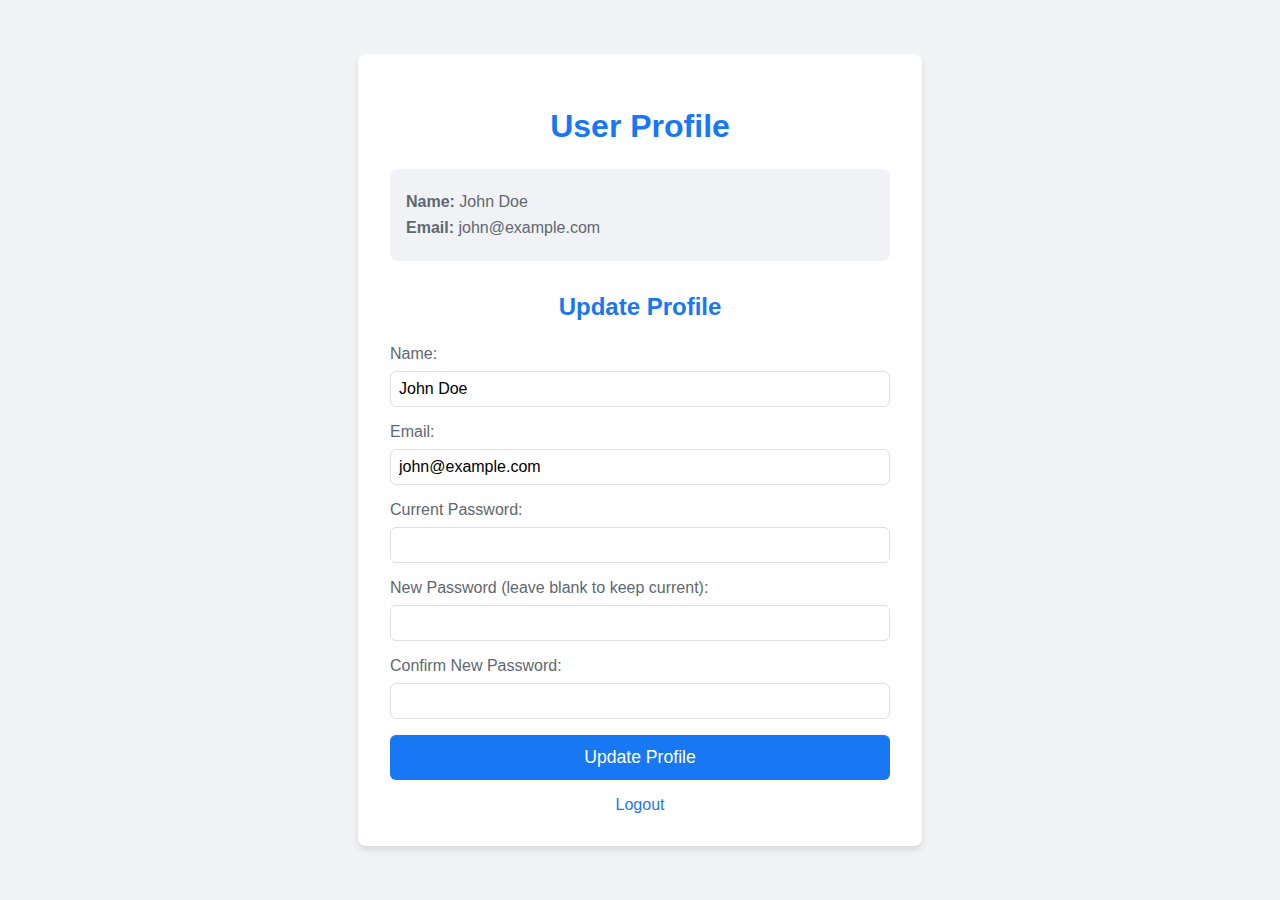
<file: auth/profile.html>
<!DOCTYPE html>
<html lang="en">
<head>
    <meta charset="UTF-8">
    <meta name="viewport" content="width=device-width, initial-scale=1.0">
    <title>User Profile</title>
    <style>
        body {
            font-family: 'Segoe UI', Tahoma, Geneva, Verdana, sans-serif;
            background-color: #f0f2f5;
            margin: 0;
            padding: 0;
            display: flex;
            justify-content: center;
            align-items: center;
            min-height: 100vh;
        }
        .container {
            background-color: white;
            padding: 2rem;
            border-radius: 8px;
            box-shadow: 0 4px 6px rgba(0, 0, 0, 0.1);
            width: 100%;
            max-width: 500px;
        }
        h1, h2 {
            color: #1877f2;
            text-align: center;
            margin-bottom: 1.5rem;
        }
        .profile-info {
            margin-bottom: 2rem;
            background-color: #f0f2f5;
            padding: 1rem;
            border-radius: 8px;
        }
        .profile-info p {
            margin: 0.5rem 0;
            color: #606770;
        }
        form {
            display: flex;
            flex-direction: column;
        }
        label {
            margin-bottom: 0.5rem;
            color: #606770;
        }
        input {
            padding: 0.5rem;
            margin-bottom: 1rem;
            border: 1px solid #dddfe2;
            border-radius: 6px;
            font-size: 1rem;
        }
        button {
            background-color: #1877f2;
            color: white;
            padding: 0.75rem;
            border: none;
            border-radius: 6px;
            font-size: 1.1rem;
            cursor: pointer;
            transition: background-color 0.3s;
        }
        button:hover {
            background-color: #166fe5;
        }
        .logout {
            margin-top: 1rem;
            text-align: center;
        }
        .logout a {
            color: #1877f2;
            text-decoration: none;
        }
        .logout a:hover {
            text-decoration: underline;
        }
    </style>
</head>
<body>
    <div class="container">
        <h1>User Profile</h1>
        <div class="profile-info">
            <p><strong>Name:</strong> <span id="user-name">John Doe</span></p>
            <p><strong>Email:</strong> <span id="user-email">john@example.com</span></p>
        </div>
        <h2>Update Profile</h2>
        <form action="/update-profile" method="POST">
            <label for="name">Name:</label>
            <input type="text" id="name" name="name" value="John Doe" required>
            
            <label for="email">Email:</label>
            <input type="email" id="email" name="email" value="john@example.com" required>
            
            <label for="current-password">Current Password:</label>
            <input type="password" id="current-password" name="current-password" required>
            
            <label for="new-password">New Password (leave blank to keep current):</label>
            <input type="password" id="new-password" name="new-password">
            
            <label for="confirm-password">Confirm New Password:</label>
            <input type="password" id="confirm-password" name="confirm-password">
            
            <button type="submit">Update Profile</button>
        </form>
        <div class="logout">
            <a href="login.html">Logout</a>
        </div>
    </div>
</body>
</html>
</file>
